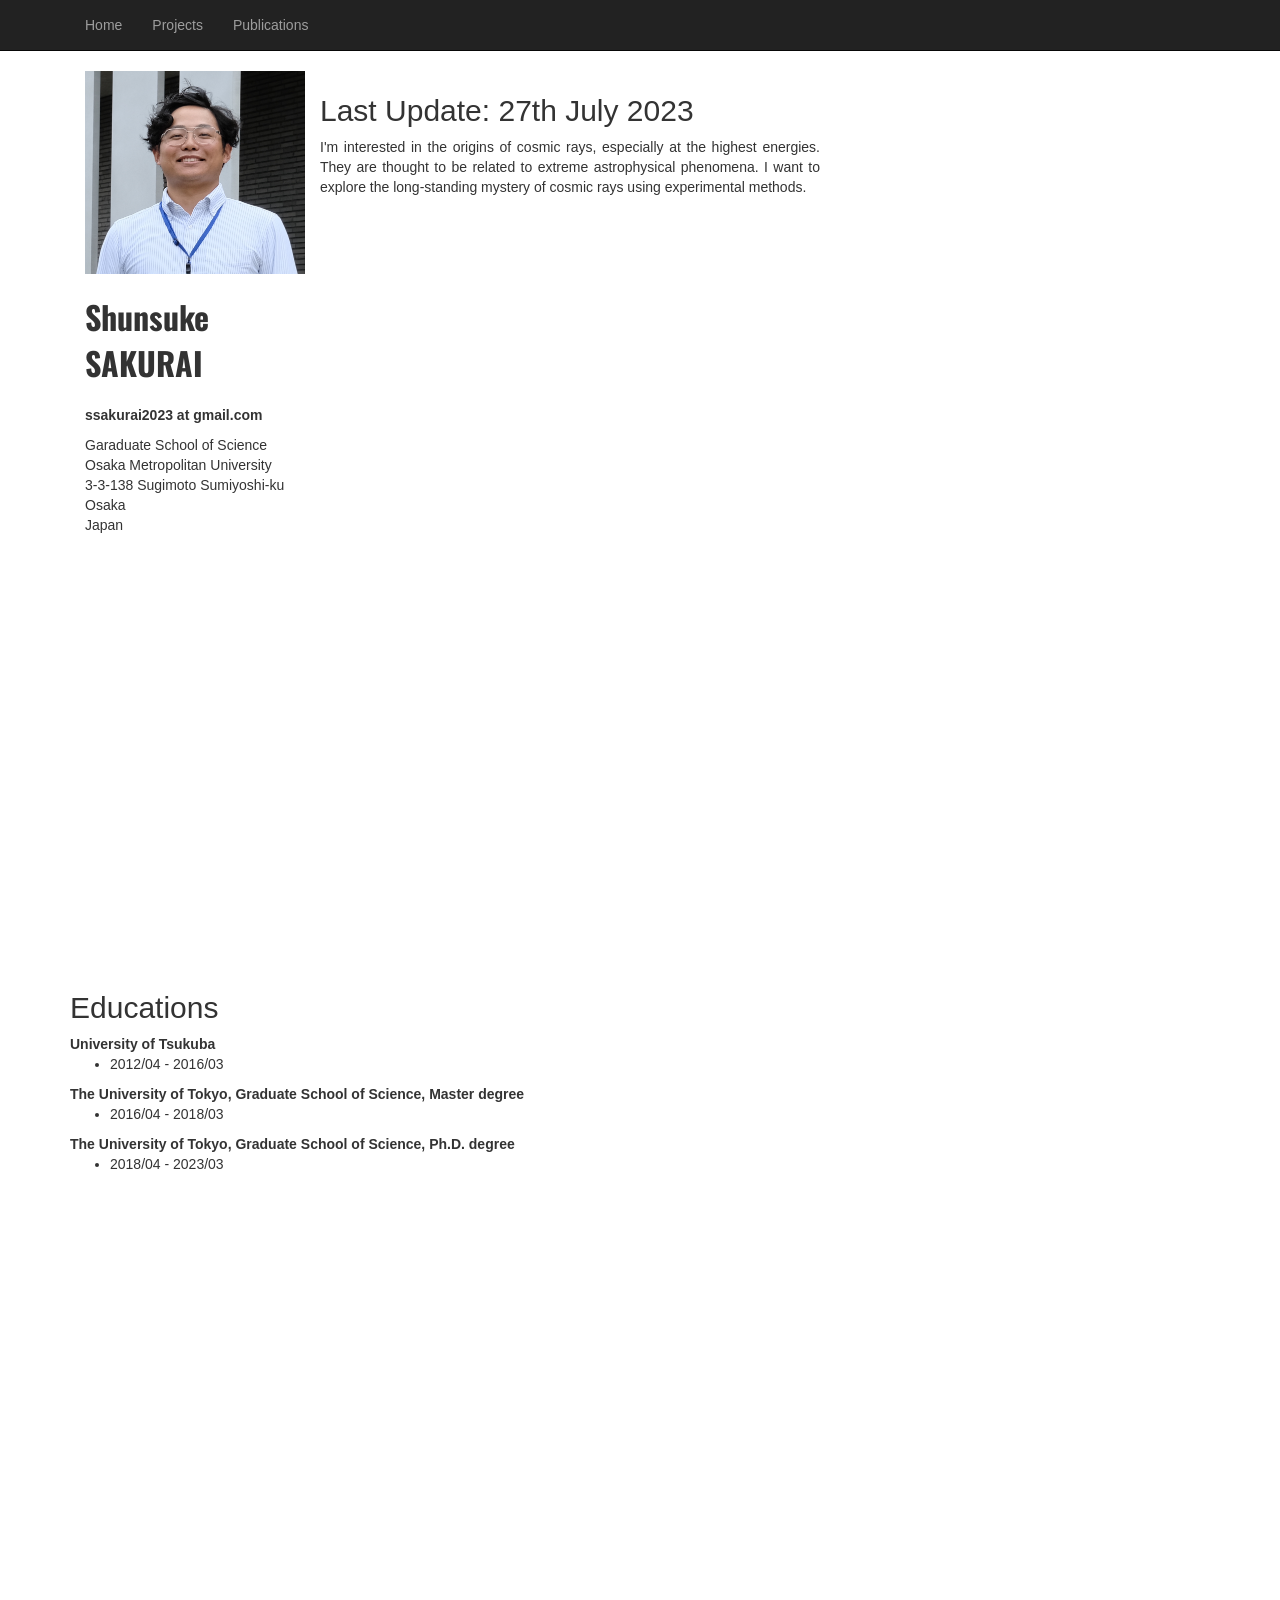
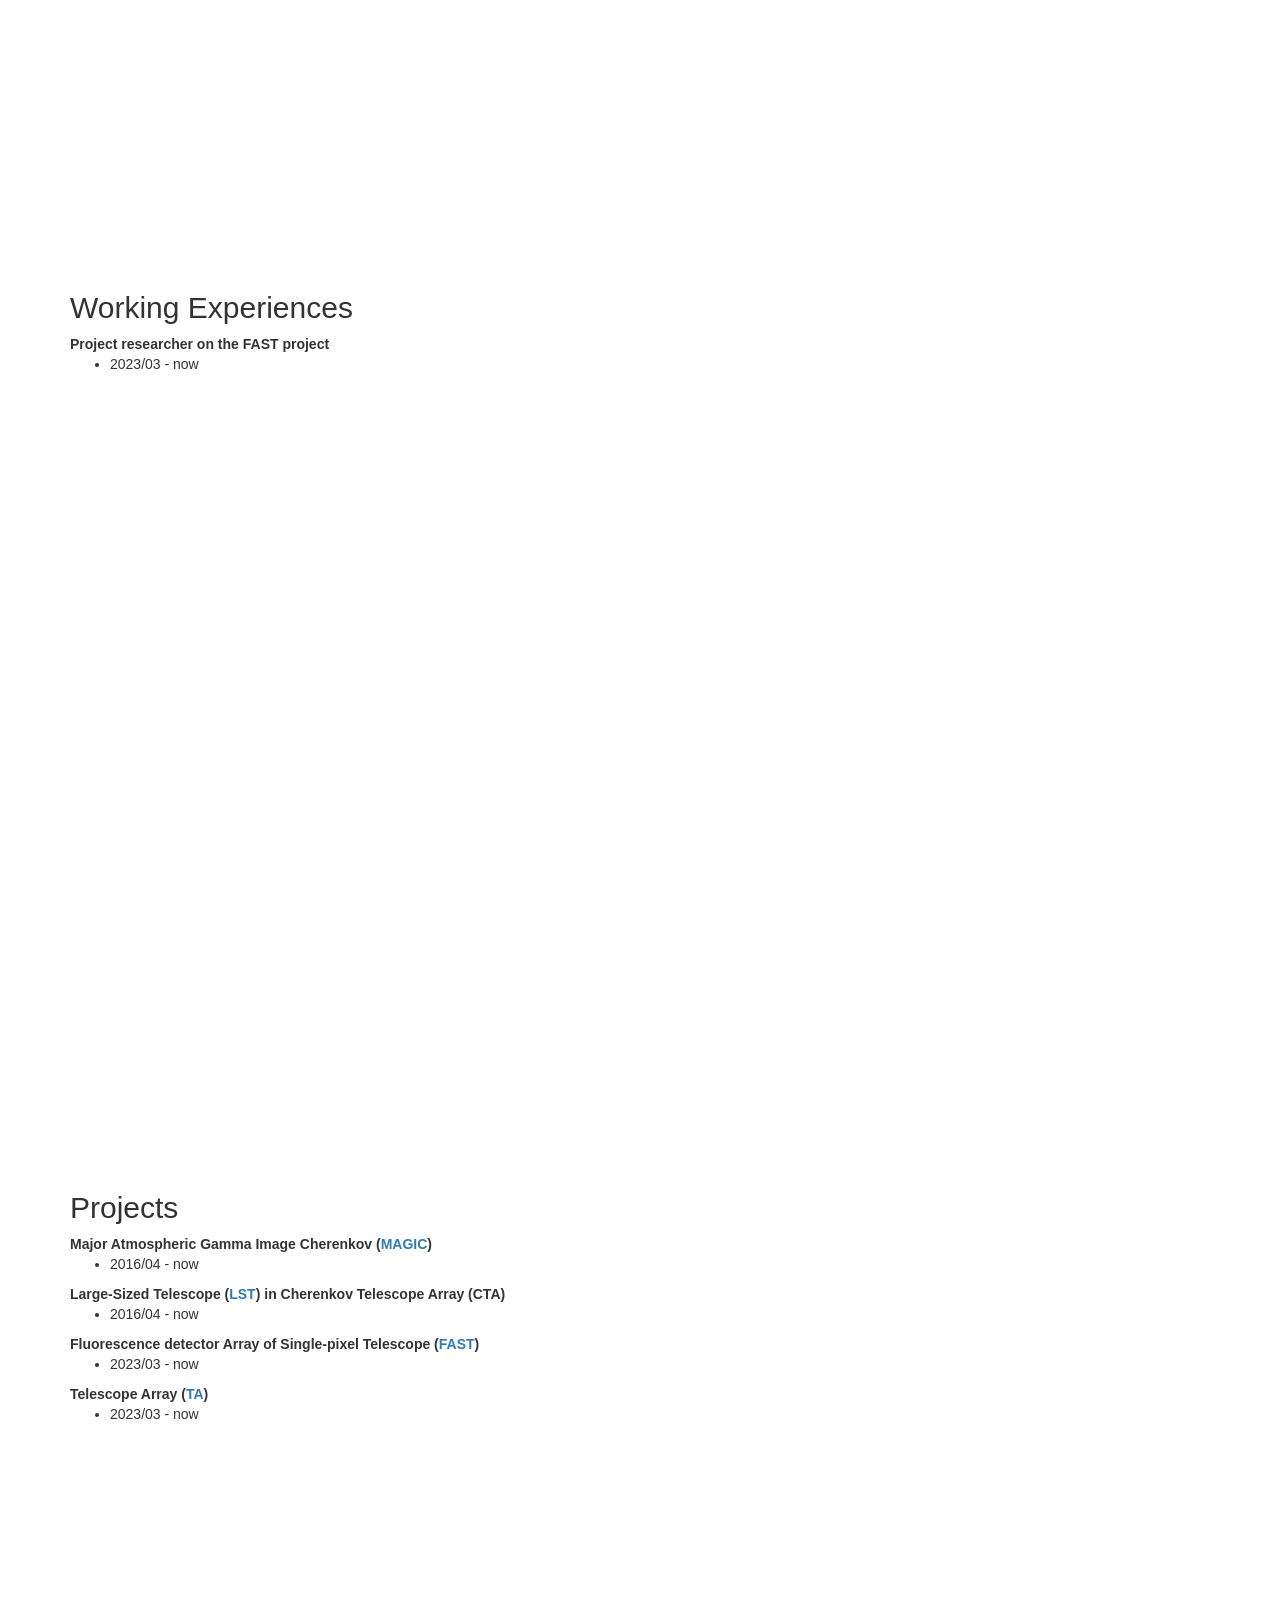
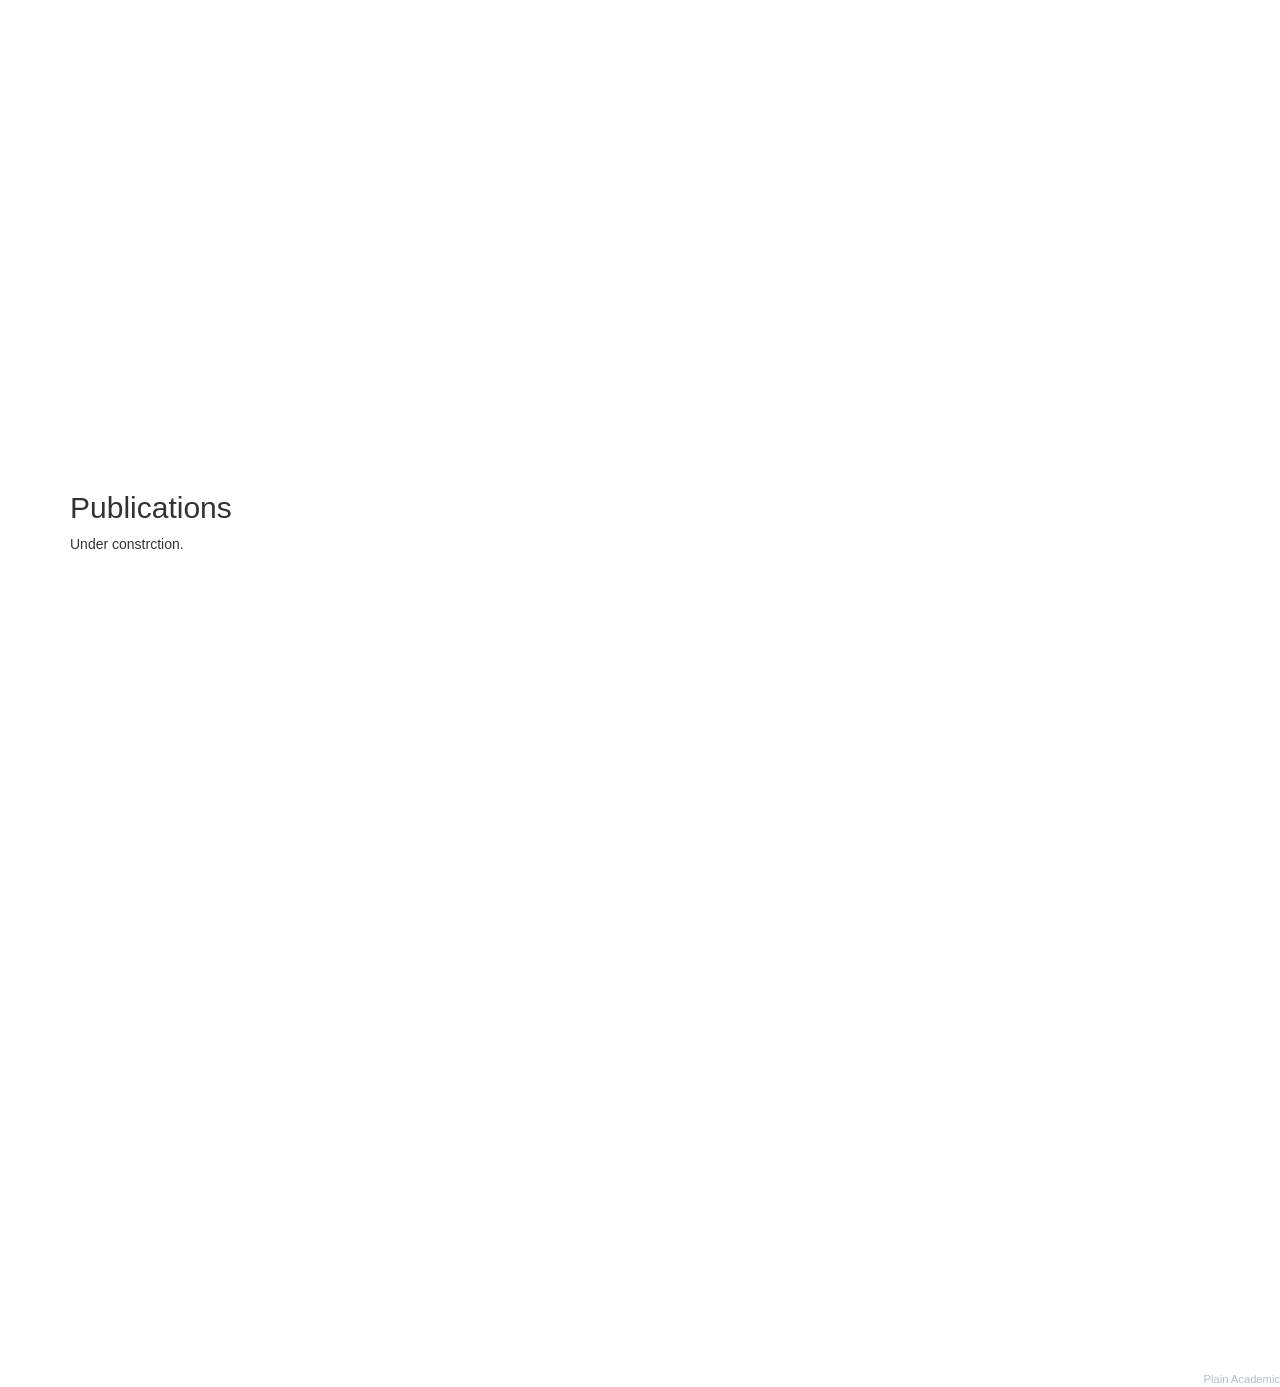
<file: index.html>
<!-- <!DOCTYPE html>

<head>
  Shunsuke SAKURAI
  Project Researcher at Osaka Metlopolitan University
  email: ssakurai2023@gmail.com
</head>

<body>
  <h1>Education</h1>
  <list>Tsukuba university: 2012/04-2016/03</list>
  <list>University of Tokyo: 2016/04-2018/03</list>
  <list>University of Tokyo: 2018/04-2023/03</list>
  <h1>Work Experience</h1>
  <list>Project researcher 2023/03-</list>
  <h1>Projects</h1>
  <list>MAGIC collaboration</list>
  <list>Cherenkov Telescope Array</list>
  <list>Telescope Array</list>
  <list>Fluorescence detector Array of Single-pixel Telescopes (FAST)</list>
  Updated on 23th Jul. 2023
</body>

</html>

-->
<!DOCTYPE html>
<!--
    Plain-Academic by Vasilios Mavroudis
    Released under the Simplified BSD License/FreeBSD (2-clause) License.
    https://github.com/mavroudisv/plain-academic
-->

<html lang="en">

<head>
  <title>Shunsuke SAKURAI</title>
  <meta charset="utf-8">
  <meta name="viewport" content="width=device-width, initial-scale=1">
  <link rel="stylesheet" href="https://maxcdn.bootstrapcdn.com/bootstrap/3.3.6/css/bootstrap.min.css">
  <script src="https://ajax.googleapis.com/ajax/libs/jquery/1.12.0/jquery.min.js"></script>
  <script src="https://maxcdn.bootstrapcdn.com/bootstrap/3.3.6/js/bootstrap.min.js"></script>
  <link href='https://fonts.googleapis.com/css?family=Oswald:700' rel='stylesheet' type='text/css'>
</head>

<body>


  <!-- Navigation -->
  <nav class="navbar navbar-inverse navbar-static-top" role="navigation">
    <div class="container">
      <div class="navbar-header">
        <button type="button" class="navbar-toggle collapsed" data-toggle="collapse"
          data-target="#bs-example-navbar-collapse-1">
          <span class="sr-only">Toggle navigation</span>
          <span class="icon-bar"></span>
          <span class="icon-bar"></span>
          <span class="icon-bar"></span>
        </button>
      </div>

      <!-- Collect the nav links, forms, and other content for toggling -->
      <div class="collapse navbar-collapse" id="bs-example-navbar-collapse-1">
        <ul class="nav navbar-nav">
          <li><a href="index.html">Home</a></li>
          <li><a href="#projects">Projects</a></li>
          <li><a href="#publications">Publications</a></li>
          <!-- <li><a href="#">CV</a></li> -->
        </ul>
      </div>
    </div>
  </nav>

  <!-- Page Content -->
  <div class="container">

    <div class="row">

      <!-- Entries Column -->
      <div class="col-md-8" style="height: 100vh;">

      <!-- Contact Info on the Sidebar -->
      <div class="col-md-4">
        <img class="img-responsive" src="Img/photo.JPG" alt=""><br>
        <div style="font-family: 'Oswald', sans-serif; font-size: 32px;"><b>Shunsuke SAKURAI</b></div><br>
        <p><b>ssakurai2023 at gmail.com</b><br>
        <p>Garaduate School of Science<br>
          Osaka Metropolitan University<br>
          3-3-138 Sugimoto Sumiyoshi-ku<br>
          Osaka <br>
          Japan<br>
        </p>
      </div>

        <!-- Main Image -->
       <!-- <img class="img-responsive" src="photo.gif" alt=""><br>-->

        <div style="margin-top:3%; text-align:justify;">
          <h2>Last Update: 27th July 2023</h2>

          <p>I'm interested in the origins of cosmic rays, especially at the highest energies.
            They are thought to be related to extreme astrophysical phenomena.
            I want to explore the long-standing mystery of cosmic rays using experimental methods.</p>
        </div>
      </div>




      <!-- Links on the Sidebar -->
      <!--
            <div class="col-md-4" style="margin-top:2%">
              <dd><a href="#">Google Scholar</a></dd> 
              <dd><a href="#">Twitter</a></dd>
              <dd><a href="#">LinkedIn</a></dd>
            </div>
            -->
      <div class="col-md-8" style="height: 100vh;">
        <h2 id="educations">Educations</h2>

        <strong>University of Tsukuba</strong><br />
        <ul>
          <li class="paper" words="add, your, keywords, here"> 2012/04 - 2016/03</li>
        </ul>
        <strong>The University of Tokyo, Graduate School of Science, Master degree</strong><br />
        <ul>
          <li class="paper" words="add, your, keywords, here"> 2016/04 - 2018/03</li>
        </ul>
        <strong>The University of Tokyo, Graduate School of Science, Ph.D. degree</strong><br />
        <ul>
          <li class="paper" words="add, your, keywords, here"> 2018/04 - 2023/03</li>
        </ul>


      </div>

      <div class="col-md-8" style="height: 100vh;">
        <h2 id="works">Working Experiences</h2>

        <strong>Project researcher on the FAST project</strong><br />
        <ul>
          <li class="paper" words="add, your, keywords, here"> 2023/03 - now</li>



      </div>

      <!-- Projects -->
      <div class="col-md-8" style="height: 100vh;">
        <h2 id="projects">Projects</h2>

        <strong>Major Atmospheric Gamma Image Cherenkov (<a href="https://magic.mpp.mpg.de">MAGIC</a>)</strong><br />
        <ul>
          <li class="paper" words="add, your, keywords, here">2016/04 - now</li>
          </li>
        </ul>
        <strong>Large-Sized Telescope (<a
          href="https://www.cta-observatory.org/project/technology/lst/">LST</a>) in Cherenkov Telescope Array (CTA) </strong><br />
        <ul>
          <li class="paper" words="add, your, keywords, here">2016/04 - now</li>
        </ul>
        <strong>Fluorescence detector Array of Single-pixel Telescope (<a href="https://www.fast-project.org">FAST</a>)</strong><br />
        <ul>
          <li class="paper" words="add, your, keywords, here">2023/03
            - now</li>
        </ul>
        <strong>Telescope Array (<a href="http://www.telescopearray.org">TA</a>)</strong><br />
        <ul>
          <li class="paper" words="add, your, keywords, here">
            2023/03 - now</li>
        </ul>

      </div>


      <!-- Publications -->
      <div class="col-md-8" style="height: 100vh;">
        <h2 id="publications">Publications</h2>
        Under constrction.
        <!--
                <strong>Peer-reviewed</strong><br/>
                <ul>
                <li class="paper" words="add, your, keywords, here"><a href="#">Full title</a> Names of the authors</li>
                </ul>
            
                <strong>Technical Reports</strong><br/>
                <ul>
                <li class="paper" words="add, your, keywords, here"><a href="#">Full title</a>. Details of the report</li>
                </ul>
		    -->
      </div>


    </div>


  </div>
  <!-- /.container -->

  <!-- Other people may like it too! -->
  <a style="color:#b5bec9;font-size:0.8em; float:right;" href="https://github.com/mavroudisv/plain-academic">Plain
    Academic</a>

</body>

</html>
</file>
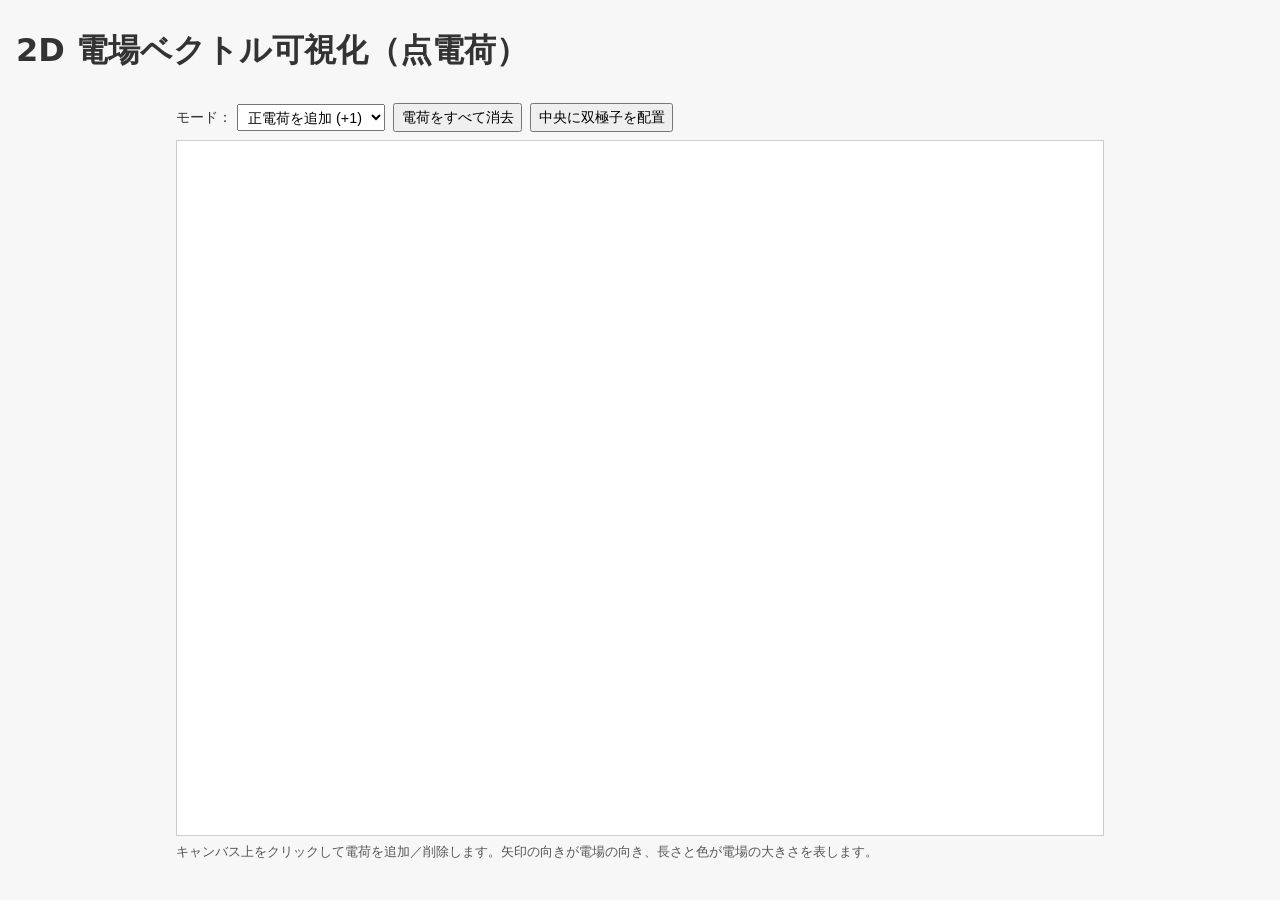
<file: index_test_phys.html>
<!DOCTYPE html>
<html lang="ja">
<head>
  <meta charset="UTF-8">
  <title>2D 電場ベクトル可視化（点電荷）</title>
  <meta name="viewport" content="width=device-width, initial-scale=1.0">
  <style>
    :root {
      color-scheme: light;
      --bg: #f7f7f7;
      --border: #ccc;
      --text: #333;
    }
    * { box-sizing: border-box; }
    body {
      margin: 0;
      font-family: system-ui, -apple-system, BlinkMacSystemFont, "Helvetica Neue", Arial, sans-serif;
      background: var(--bg);
      color: var(--text);
    }
    header {
      padding: 0.5rem 1rem;
    }
    main {
      padding: 0 1rem 1rem;
      max-width: 960px;
      margin: 0 auto;
    }
    #controls {
      margin-bottom: 0.5rem;
      display: flex;
      flex-wrap: wrap;
      gap: 0.5rem;
      align-items: center;
      font-size: 0.9rem;
    }
    #controls select,
    #controls button {
      font-size: 0.9rem;
      padding: 0.2rem 0.4rem;
    }
    #canvas-wrapper {
      border: 1px solid var(--border);
      background: #fff;
      position: relative;
      width: 100%;
      aspect-ratio: 4 / 3;
    }
    #field-canvas {
      width: 100%;
      height: 100%;
      display: block;
    }
    footer {
      font-size: 0.8rem;
      padding: 0.5rem 0;
      color: #555;
    }
  </style>
</head>
<body>
  <header>
    <h1>2D 電場ベクトル可視化（点電荷）</h1>
  </header>
  <main>
    <section id="controls">
      <label>
        モード：
        <select id="mode-select">
          <option value="add-positive">正電荷を追加 (+1)</option>
          <option value="add-negative">負電荷を追加 (-1)</option>
          <option value="delete">電荷を削除</option>
        </select>
      </label>
      <button id="clear-btn">電荷をすべて消去</button>
      <button id="dipole-btn">中央に双極子を配置</button>
    </section>

    <section id="canvas-wrapper">
      <canvas id="field-canvas"></canvas>
    </section>

    <footer>
      キャンバス上をクリックして電荷を追加／削除します。矢印の向きが電場の向き、長さと色が電場の大きさを表します。
    </footer>
  </main>

  <script>
    // ===== DOM 取得 =====
    const canvas = document.getElementById("field-canvas");
    const wrapper = document.getElementById("canvas-wrapper");
    const modeSelect = document.getElementById("mode-select");
    const clearBtn = document.getElementById("clear-btn");
    const dipoleBtn = document.getElementById("dipole-btn");

    // ===== 状態 =====
    const charges = []; // {x, y, q}  canvas 座標, q=+1/-1

    // ===== Canvas 初期化 =====
    const ctx = canvas.getContext("2d");
    let width = 0;
    let height = 0;

    function resizeCanvas() {
      // wrapper の表示サイズに合わせてキャンバスを調整
      const rect = wrapper.getBoundingClientRect();
      width = rect.width;
      height = rect.height;
      const dpr = window.devicePixelRatio || 1;
      canvas.width = width * dpr;
      canvas.height = height * dpr;
      ctx.setTransform(dpr, 0, 0, dpr, 0, 0);
      draw();
    }

    window.addEventListener("resize", resizeCanvas);
    resizeCanvas();

    // ===== 電場計算 =====
    function computeFieldAt(x, y) {
      let Ex = 0;
      let Ey = 0;
      const soft = 10; // r=0での発散緩和

      for (const c of charges) {
        const dx = x - c.x;
        const dy = y - c.y;
        const r2 = dx*dx + dy*dy + soft*soft;
        const r = Math.sqrt(r2);
        const factor = c.q / (r2 * r); // ~ q * r / r^3
        Ex += factor * dx;
        Ey += factor * dy;
      }
      return { Ex, Ey };
    }

    // ===== 描画メイン =====
    function draw() {
      ctx.clearRect(0, 0, width, height);

      drawField();
      drawCharges();
    }

    function drawField() {
      const gridStep = 40; // 矢印の間隔
      const samples = [];
      let maxE = 0;

      // サンプル点で電場を計算して最大値を調べる
      for (let y = gridStep / 2; y < height; y += gridStep) {
        for (let x = gridStep / 2; x < width; x += gridStep) {
          const { Ex, Ey } = computeFieldAt(x, y);
          const E = Math.sqrt(Ex*Ex + Ey*Ey);
          maxE = Math.max(maxE, E);
          samples.push({ x, y, Ex, Ey, E });
        }
      }

      if (maxE === 0) return;

      const maxArrowLength = 20;

      for (const s of samples) {
        if (s.E === 0) continue;
        const scale = (s.E / maxE) * maxArrowLength; // ★ 電場に比例
        const ux = (s.Ex / s.E) * scale;
        const uy = (s.Ey / s.E) * scale;

        const t = Math.min(1, s.E / maxE);
        const hue = 240 - 240 * t; // 0..maxE を 青→赤 にマップ
        ctx.strokeStyle = `hsl(${hue}, 100%, 50%)`;

        drawArrow(s.x, s.y, ux, uy);
      }
    }

    function drawArrow(x, y, vx, vy) {
      const len = Math.sqrt(vx*vx + vy*vy);
      if (len < 1e-3) return;
      const angle = Math.atan2(vy, vx);
      const head = 5;

      ctx.save();
      ctx.translate(x, y);
      ctx.rotate(angle);

      ctx.beginPath();
      ctx.moveTo(-len/2, 0);
      ctx.lineTo(len/2, 0);
      ctx.lineTo(len/2 - head, head);
      ctx.moveTo(len/2, 0);
      ctx.lineTo(len/2 - head, -head);
      ctx.stroke();

      ctx.restore();
    }

    function drawCharges() {
      const r = 8;
      for (const c of charges) {
        ctx.beginPath();
        ctx.arc(c.x, c.y, r, 0, Math.PI*2);
        ctx.fillStyle = c.q > 0 ? "red" : "blue";
        ctx.fill();
        ctx.strokeStyle = "#333";
        ctx.stroke();
      }
    }

    // ===== ユーザ操作 =====
    function getCanvasPos(evt) {
      const rect = canvas.getBoundingClientRect();
      const x = evt.clientX - rect.left;
      const y = evt.clientY - rect.top;
      return { x, y };
    }

    canvas.addEventListener("click", (evt) => {
      const { x, y } = getCanvasPos(evt);
      const mode = modeSelect.value;

      if (mode === "add-positive") {
        charges.push({ x, y, q: +1 });
      } else if (mode === "add-negative") {
        charges.push({ x, y, q: -1 });
      } else if (mode === "delete") {
        const threshold2 = 15*15;
        let bestIndex = -1;
        let bestD2 = threshold2;

        charges.forEach((c, i) => {
          const dx = c.x - x;
          const dy = c.y - y;
          const d2 = dx*dx + dy*dy;
          if (d2 < bestD2) {
            bestD2 = d2;
            bestIndex = i;
          }
        });

        if (bestIndex >= 0) {
          charges.splice(bestIndex, 1);
        }
      }
      draw();
    });

    clearBtn.addEventListener("click", () => {
      charges.length = 0;
      draw();
    });

    dipoleBtn.addEventListener("click", () => {
      charges.length = 0;
      const cx = width / 2;
      const cy = height / 2;
      const d = 60;
      charges.push({ x: cx - d, y: cy, q: +1 });
      charges.push({ x: cx + d, y: cy, q: -1 });
      draw();
    });

    // 初回描画
    draw();
  </script>
</body>
</html>
</file>
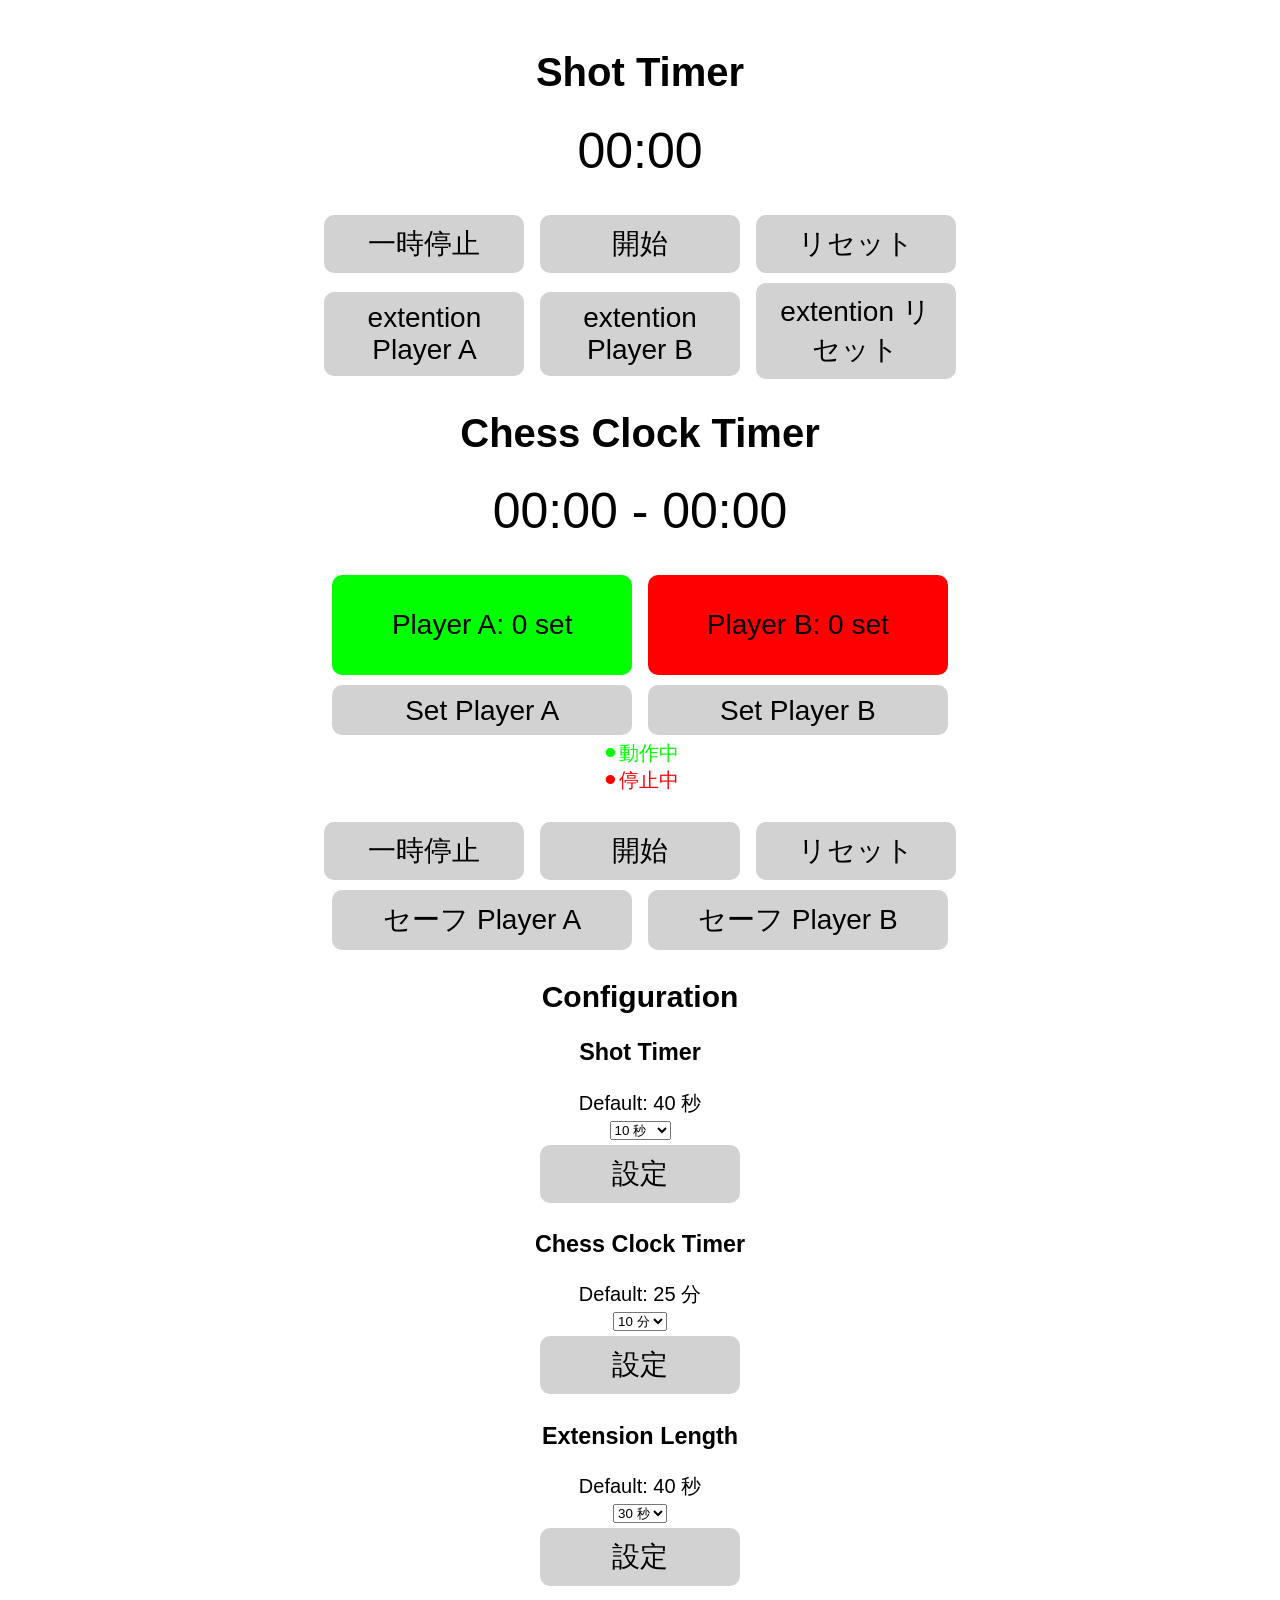
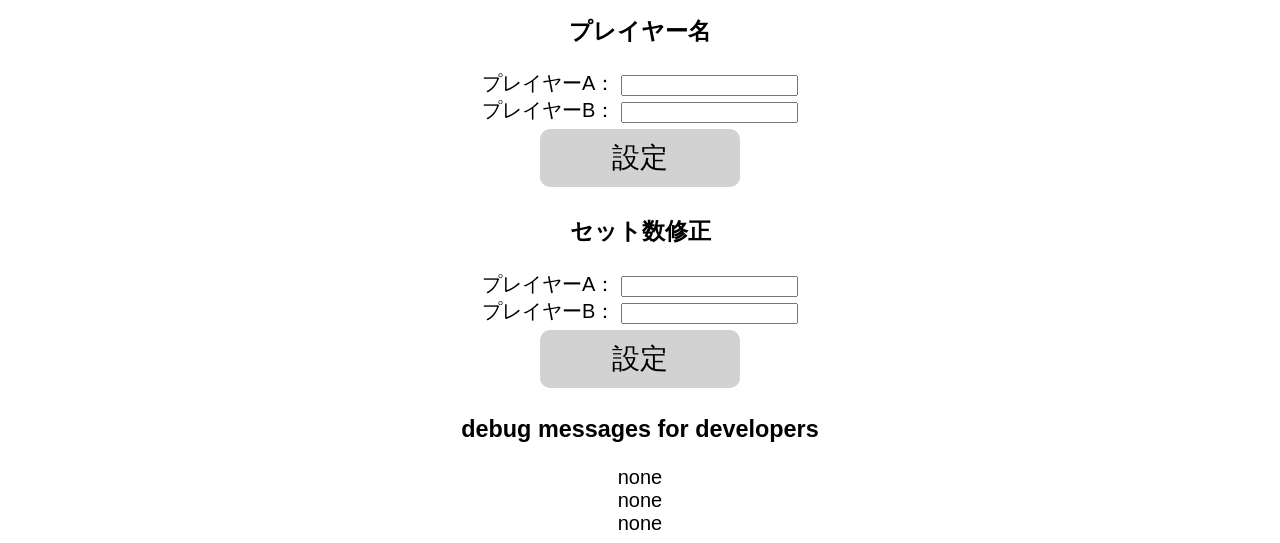
<file: pool-timer.html>
<!DOCTYPE html>
<html lang="en">

<head>
    <meta charset="UTF-8">
    <meta name="viewport"
        content="width=device-width,initial-scale=1.0,minimum-scale=1.0,maximum-scale=1.0,user-scalable=no" />
    <title>便利タイマー</title>
    <style>
        body {
            font-family: Arial, sans-serif;
            text-align: center;
            margin-top: 50px;
            font-size: 20px;
        }

        #app {
            /*text-align: center;*/
        }



        button {
            width: 200px;
            padding: 15px;
            font-size: 50px;
            background-color: rgb(210, 210, 210);
            border-radius: 10px;
            border-width: 0;
            margin-bottom: 30px;
            color: black;
        }

        green-circle {
            text-align: center;
            display: inline-block;
            /* センター寄せ用 */
            background-color: rgb(0, 255, 0);
            /* ベースカラー */
            /* box-shadow: 0 0 3px 3px rgb(224, 255, 211), 3px 3px 5px 3px rgb(200, 255, 0) inset;*/
            /* 外側のカラー・左上のカラー */
            height: 10px;
            /* 円の大きさ */
            width: 10px;
            /* 円の大きさ */
            border-radius: 50%;
            /* まるみ */
            /* 以下はそろえるだけの為のmargin 
            margin-right: 10px;
            margin-bottom: 5px;
            margin-top: 2px;*/
        }

        yellow-circle {
            display: inline-block;
            background-color: rgb(255, 230, 0);
            box-shadow: 0 0 3px 3px rgb(251, 255, 199), 3px 3px 5px 3px rgb(244, 255, 93) inset;
            height: 20px;
            width: 20px;
            border-radius: 50%;
            margin-right: 10px;
            margin-bottom: 5px;
            margin-top: 2px;
        }

        red-circle {
            display: inline-block;
            background-color: rgb(255, 0, 0);
            /*box-shadow: 0 0 3px 3px rgb(255, 213, 213), 3px 3px 5px 3px rgb(255, 166, 0) inset;*/
            height: 10px;
            width: 10px;
            border-radius: 50%;
            /*
            margin-right: 10px;
            margin-bottom: 5px;
            margin-top: 2px;*/
        }

        #stime-display {
            font-size: 50px;
            margin-bottom: 30px;
        }

        #cctime-display {
            font-size: 50px;
            margin-bottom: 30px;
        }


        button {
            padding: 10px 20px;
            font-size: 28px;
            margin: 5px;
            cursor: pointer;
        }

        #buttonA {
            height: 100px;
            width: 300px;
        }

        #buttonSA {
            height: 50px;
            width: 300px;
        }

        #buttonFA {
            height: 60px;
            width: 300px;
        }

        #buttonFB {
            height: 60px;
            width: 300px;
        }


        #buttonB {
            height: 100px;
            width: 300px;
        }

        #buttonSB {
            height: 50px;
            width: 300px;
        }
    </style>
    <script>
        //関数をまたいで操作したい変数はここで定義しておく。
        let stimer = null;
        let stlength = 0;
        let stlength_use = 0;
        let stlength_set = null;
        const stlength_default = 40;
        const startCounting = 10.2;
        let cctimer_A = null;
        let cctimer_B = null;
        let isAextended = false;
        let isBextended = false;
        let isAsafed = false;
        let isBsafed = false;
        let nameA = "Player A";
        let nameB = "Player B";
        let nsetA = 0;
        let nsetB = 0;
        let cctlength_A = 0;
        let cctlength_B = 0;
        let cctlength_use = 0;
        let cctlength_set = null;
        let extlength_use = 0;
        let extlength_set = null;
        let isCCworking = false;
        const cctlength_default = 1500;
        const extlength_default = 40;
        let isPlayerA = true;
        let isPlayerB = false;
        let isFirsttime = false;
        //使っていないけど、コメントアウトしないものたち
        let isPaused = true;
        let remainingTime = 40; // 初期時間       
        // for timer
        const repeat_ms = 100; // m second
        const decrement_time = 0.1;// second, basicaly should be identical to repeat_ms
        //let warningInterval; 
        //const warningTime = 10; // 警告音を開始する時間
        // sounds 
        // ピン！
        let isCalling = false;
        const startSound = new Audio('./sound/test_sound_03.mp3');
        // ポン
        const pauseSound = new Audio('./sound/test_sound_02.mp3');
        const countSound = new Audio('./sound/countdown.mp3');
        // カチャ
        const clearSound = new Audio('./sound/pause.mp3');

        function executeTimer() {
            //タイマーの重複起動を防ぐ
            mute_count_only_once();
            if (stimer == null) {
                //設定から秒数の変更があった場合。設定させる。
                if (stlength_set != null) {
                    stlength_use = stlength_set;
                }
                //タイマー終了後か、初回起動時に秒数を初期化。
                //この処理により、再開時には秒数の変更がおきないはず。
                if (stlength <= 0) {
                    stlength = stlength_use;
                }
                //押したときの音声の再生！！
                play(startSound);
                //繰り返し実行部。
                //関数として内部操作を定義してしまうと使えない？
                stimer = setInterval((diff) => {
                    //残り秒数が0より大きい場合に動作　マイナス1までで問題ある？
                    if (stlength > -0.5
                    ) {
                        stlength -= diff;
                        document.getElementById('stime-display').innerText = `${showTime(stlength)}`;
                        //document.getElementById('stime-display').innerText = `Current timer: ${stimer}, now: ${roundTime(stlength)}`;
                    } else {
                        clearInterval(stimer);
                        //能動的にタイマー変数をリセットする。
                        stimer = null;
                        countSound.pause();
                        countSound.currentTime = 0;
                        isCalling = false;
                    }
                    if (stlength <= 10.2 && isCalling != true && stlength > 0) {
                        //coundSound.load();
                        countSound.play();
                        isCalling = true;
                    }
                }, repeat_ms, decrement_time);
                //isPaused = false;
            }
        }

        function executeTimers() {
            mute_count_only_once();
            if (cctimer_A == null || cctimer_B == null) {
                if (cctlength_set != null) {
                    cctlength_use = cctlength_set;
                }
                if (cctlength_A <= 0) {
                    cctlength_A = cctlength_use;
                }
                if (cctlength_B <= 0) {
                    cctlength_B = cctlength_use;
                }
                //押したときの音声の再生！！
                play(startSound);
                isCCworking = true;
                cctimer_A = setInterval((diff) => {
                    //残り秒数が0より大きい場合に動作
                    if (cctlength_A > 0) {
                        if (isPlayerA == true) {
                            cctlength_A -= diff;
                        }
                        document.getElementById('cctime-display').innerText = `${showTime(cctlength_A)} - ${showTime(cctlength_B)}`;
                        //document.getElementById('stime-display').innerText = `Current timer: ${stimer}, now: ${roundTime(stlength)}`;
                    } else {
                        clearInterval(cctimer_A);
                        //能動的にタイマー変数をリセットする。
                        cctimer_A = null;
                    }
                }, repeat_ms, decrement_time);
                cctimer_B = setInterval((diff) => {
                    //残り秒数が0より大きい場合に動作
                    if (cctlength_B > 0) {
                        if (isPlayerB == true) {
                            cctlength_B -= diff;
                        }
                        document.getElementById('cctime-display').innerText = `${showTime(cctlength_A)} - ${showTime(cctlength_B)}`;
                        //document.getElementById('stime-display').innerText = `Current timer: ${stimer}, now: ${roundTime(stlength)}`;
                    } else {
                        clearInterval(cctimer_B);
                        //能動的にタイマー変数をリセットする。
                        cctimer_B = null;
                    }
                }, repeat_ms, decrement_time);
            }
        }


        function disableA() {

            //押したときの音声の再生！！
            mute_count_only_once();
            play(pauseSound);
            isPlayerA = false;
            isPlayerB = true;
            document.getElementById("buttonA").style.background = "#ff0000";
            document.getElementById("buttonB").style.background = "#00ff00";
            if (cctimer_A != null) {
                clearIntercal(cctimer_A);
                cctimer_A = null;
            }
            if (cctimer_B == null && isCCworking == true) {
                executeTimers()
            }
        }

        function disableB() {
            //押したときの音声の再生！！
            mute_count_only_once();
            play(pauseSound);
            isPlayerB = false;
            isPlayerA = true;
            document.getElementById("buttonB").style.background = "#ff0000";
            document.getElementById("buttonA").style.background = "#00ff00";
            if (cctimer_B != null) {
                clearIntercal(cctimer_B);
                cctimer_B = null;
            }
            if (cctimer_A == null && isCCworking == true) {
                executeTimers()
            }
        }


        function clearTimerA() {
            //タイマーが存在するときにだけ動作
            if (cctimer_A != null) {
                //動作の停止
                clearInterval(cctimer_A);
                //タイマーのリセット。停止後もタイマーは残り続けている。
                cctimer_A = null;
                //タイマーをリセットしたので秒数も初期化。初回起動時と区別するために-1。
                cctlength_A = -1;
                //リセットしたことを明らかにするため0を表示。
                document.getElementById('cctime-display').innerText = `${showTime(cctlength_A)} - ${showTime(cctlength_B)}`;
            } else { //一時停止状態で新しくタイマーを始めたい場合を想定。一時停止時にタイマーはリセットされているので、残り時間だけ操作。
                //押したときの音声の再生！！
                cctlength_A = -1;
                document.getElementById('cctime-display').innerText = `${showTime(cctlength_A)} - ${showTime(cctlength_B)}`;
            }
        }

        function clearTimerB() {
            //タイマーが存在するときにだけ動作
            if (cctimer_B != null) {
                //動作の停止
                clearInterval(cctimer_B);
                //タイマーのリセット。停止後もタイマーは残り続けている。
                cctimer_B = null;
                //タイマーをリセットしたので秒数も初期化。初回起動時と区別するために-1。
                cctlength_B = -1;
                //リセットしたことを明らかにするため0を表示。
                document.getElementById('cctime-display').innerText = `${showTime(cctlength_A)} - ${showTime(cctlength_B)}`;
            } else { //一時停止状態で新しくタイマーを始めたい場合を想定。一時停止時にタイマーはリセットされているので、残り時間だけ操作。
                //押したときの音声の再生！！
                cctlength_B = -1;
                document.getElementById('cctime-display').innerText = `${showTime(cctlength_A)} - ${showTime(cctlength_B)}`;
            }
        }

        function clearTimers() {
            //押したときの音声の再生！！
            mute_count_only_once();
            play(clearSound)
            clearTimerA()
            clearTimerB()
        }

        //OK
        function clearTimer() {
            //タイマーが存在するときにだけ動作
            mute_count_only_once();
            if (stimer != null) {
                //操作するタイマーを表示
                document.getElementById('stime-debug').innerText = `Existing timer will be removed: ${stimer}`;
                //押したときの音声の再生！！
                play(clearSound)
                //動作の停止
                clearInterval(stimer);
                //タイマーのリセット。停止後もタイマーは残り続けている。
                stimer = null;
                //タイマーをリセットしたので秒数も初期化。初回起動時と区別するために-1。
                stlength = -1;
                //リセットしたことを明らかにするため0を表示。
                document.getElementById('stime-display').innerText = `${showTime(stlength)}`;
                if (isCalling == true) {
                    countSound.pause();
                    countSound.currentTime = 0;
                    isCalling = false;
                }
            } else { //一時停止状態で新しくタイマーを始めたい場合を想定。一時停止時にタイマーはリセットされているので、残り時間だけ操作。
                //押したときの音声の再生！！
                play(clearSound)
                stlength = -1;
                document.getElementById('stime-display').innerText = `${showTime(stlength)}`;
                //if (isCalling == true) {
                countSound.pause();
                countSound.currentTime = 0;
                isCalling = false;
                //}
            }
        }


        function pauseSTimerA() {
            if (cctimer_A != null) {
                clearInterval(cctimer_A);
                cctimer_A = null;
                isCCworking = false;
            }
        }

        function pauseSTimerB() {
            if (cctimer_B != null) {
                clearInterval(cctimer_B);
                cctimer_B = null;
                isCCworking = false;
            }
        }

        function pauseSTimers() {
            //押したときの音声の再生！！
            mute_count_only_once();
            play(pauseSound);
            pauseSTimerA();
            pauseSTimerB();
        }




        function pauseSTimer() {
            mute_count_only_once();
            if (stimer != null) {
                //押したときの音声の再生！！
                play(pauseSound);
                document.getElementById('stime-debug').innerText = `Existing timer will be stopped: ${stimer}`;
                //isPaused = true;
                clearInterval(stimer);
                stimer = null;
                if (isCalling == true) {
                    countSound.pause();
                    isCalling = false;
                }
                //countSound.pause();
                //pauseSound.pray();
                //cument.getElementById('stime-debug').innerText = `${stimer} s, ${isPaused} ss`;
            }
        }

        function mute_count_only_once() {
            if (isFirsttime == false) {
                isFirsttime = true;
                countSound.mute = true;
                countSound.play();
                setTimeout(() => {
                    countSound.pause();
                    countSound.currentTime = 0;
                }, 50);
                countSound.mute = false;
            }
        }

        function extentA() {
            if (isAextended == false) {
                stlength = stlength + Number(extlength_use);
                //document.getElementById("extime-debug").innerText = `${extlength_use}`;
                document.getElementById("exbuttonA").style.background = "#888888";
                isAextended = true;
                countSound.pause();
                countSound.currentTime = 0;
                isCalling = false;
            }
        }

        function safeA() {
            if (isAsafed == false) {
                //stlength = stlength + Number(extlength_use);
                //document.getElementById("extime-debug").innerText = `${extlength_use}`;
                document.getElementById("buttonFA").style.background = "#888888";
                isAsafed = true;
                //countSound.pause();
                //countSound.currentTime = 0;
                //isCalling = false;
            } else if (isAsafed == true) {
                document.getElementById("buttonFA").style.background = "#d2d2d2";
                isAsafed = false;
            } else {

            }
        }

        function setA() {
            nsetA = nsetA + 1;
            document.getElementById("buttonA").innerText = `${nameA}: ${nsetA} set`;
        }


        function setB() {
            nsetB = nsetB + 1;
            document.getElementById("buttonB").innerText = `${nameB}: ${nsetB} set`;
        }
        function safeB() {
            if (isBsafed == false) {
                //stlength = stlength + Number(extlength_use);
                //document.getElementById("extime-debug").innerText = `${extlength_use}`;
                document.getElementById("buttonFB").style.background = "#888888";
                isBsafed = true;
                //countSound.pause();
                //countSound.currentTime = 0;
                //isCalling = false;
            } else if (isBsafed == true) {
                document.getElementById("buttonFB").style.background = "#d2d2d2";
                isBsafed = false;
            } else {

            }
        }

        function extentB() {
            if (isBextended == false) {
                stlength = stlength + Number(extlength_use);
                document.getElementById("exbuttonB").style.background = "#888888";
                isBextended = true;
                countSound.pause();
                countSound.currentTime = 0;
                isCalling = false;

            }

        }

        function getSets(){
            nsetA = Number(document.getElementById('csetA').value);
            nsetB = Number(document.getElementById('csetB').value);
            document.getElementById('buttonA').innerText = `${nameA}: ${nsetA} set`;
            document.getElementById('buttonB').innerText = `${nameB}: ${nsetB} set`;
        }

        function getNames() {
            mute_count_only_once();
            nameA = document.getElementById('nameA').value;
            nameB = document.getElementById('nameB').value;
            document.getElementById('buttonA').innerText = `${nameA}: ${nsetA} set`;
            document.getElementById('buttonB').innerText = `${nameB}: ${nsetB} set`;
            document.getElementById('buttonSA').innerText = `Set ${nameA}`;
            document.getElementById('buttonSB').innerText = `Set ${nameB}`;
            document.getElementById('buttonFA').innerText = `セーフ ${nameA}`;
            document.getElementById('buttonFB').innerText = `セーフ ${nameB}`;
            document.getElementById('exbuttonA').innerText = `extension ${nameA}`;
            document.getElementById('exbuttonB').innerText = `extension ${nameB}`;
        }

        function extentReset() {
            isAextended = false;
            isBextended = false;
            play(clearSound)
            document.getElementById("exbuttonA").style.background = "rgb(210,210,210)";
            document.getElementById("exbuttonB").style.background = "rgb(210,210,210)";
        }

        //デバッグ用
        function playCount() {
            //document.getElementById('stime-debug').innerText = `Step1: ${countSound.currentTime} s`; 
            if (countSound.currentTime > 0) {
                countSound.pause();
                document.getElementById('stime-debug').innerText = `Step2: ${countSound.currentTime} s`;
                countSound.currentTime = 0;
                countSound.play();

            } else {
                countSound.play();
                document.getElementById('stime-debug').innerText = `Step3: ${countSound.currentTime} s`;
            }
        }

        //短い音声ファイルの再生用
        function play(sound) {
            //一時停止されていなければ。一旦止めて再度再生。
            if (!sound.paused) {
                sound.pause();
                sound.currentTime = 0;
            }
            sound.play();
        }


        //時刻表示用
        function showTime(time) {
            if (time < 60 && time > 0) {
                return `00:${addZero(roundMsec(time))}`
            }
            else if (time <= 0) {
                return '00:00'
            }
            else {
                rem_sec = time % 60
                rem_min = (time - rem_sec) / 60
                return `${addZero(rem_min)}:${addZero(roundMsec(rem_sec))}`
            }
        }


        //10秒未満の時に0を足しているだけ、負の数は事前に省いてほしい。
        function addZero(time) {
            if (time < 10) {
                return `0${time}`
            } else {
                return `${time}`
            }
        }


        //端数切り上げ演算
        function roundMsec(time) {
            rem_msec = time % 1;
            if (rem_msec > 0 && rem_msec < 1) {
                return time - rem_msec + 1
            } else {
                return time - rem_msec
            }
        }
        //executeTimeで置き換えてしまった。
        function startSTimer() {
            //document.getElementById('cctime-debug').innerText = `${timer} s`;
            if (isPaused) {
                //startSound.play(); // 開始音を再生
                isPaused = false;
                timer = setInterval(temp, 100, 0.1);
            }
            //document.getElementById('cctime-debug').innerText = `${timer} s`;
        }

        //内部で実行関数をよんでいるだけなので、いまは使っていない。
        function resumeSTimer() {
            if (isPaused || !timer) {
                //countSound.play(); // 再開音を再生
                // check weather this is correct
                executeTimer();
                isPaused = false;
                document.getElementById('stime-debug').innerText = `${timer} s`;
            } else {
                document.getElementById('stime-debug').innerText = `current timer: ${timer} s`;
            }
        }

        //現在、使用不可。
        function countdown(diff) {
            if (stlength >= 0) {
                // タイマーのリセットまで、指定した時間間隔で、この関数が実行されつづける。調整中
                stlength -= diff;
                document.getElementById('stime-display').innerText = `now: ${stlength} s`;
            } else {
                clearInterval(Timer);
            }
        }

        // for test
        function debugShow() {
            document.getElementById('stime-debug').innerText = `now: ${remainingTime} s`;
        }
        // Configurations 
        function getCCTLength() {
            mute_count_only_once();
            cctlength_set = document.getElementById("cctdrop").value;
            document.getElementById('cct-display').innerText = `Now: ${cctlength_set / 60} 分`;
        }

        function getEXTLength() {
            mute_count_only_once();
            extlength_set = document.getElementById("extdrop").value;
            document.getElementById('ext-display').innerText = `Now: ${extlength_set} s`;
            extlength_use = extlength_set;
        }


        function getSTLength() {
            mute_count_only_once();
            stlength_set = document.getElementById("stdrop").value;
            document.getElementById('st-display').innerText = `Now: ${stlength_set} 秒`;
        }
        // initialization
        window.onload = function () {
            // This overwrites the text. There are innerText, textContent, and innerHTML
            // document.getElementById('time-display').innerText = "Shunsuke";
            cctlength_use = cctlength_default;
            extlength_use = extlength_default;
            stlength_use = stlength_default;
            countSound.load();
            pauseSound.load();
            startSound.load();
            clearSound.load();
            document.getElementById('cct-display').innerText = `Default: ${cctlength_default / 60} 分`;
            document.getElementById('st-display').innerText = `Default: ${stlength_default} 秒`;
            document.getElementById('ext-display').innerText = `Default: ${extlength_default} 秒`;

            document.getElementById("buttonB").style.background = "#ff0000";
            document.getElementById("buttonA").style.background = "#00ff00";
            //countSound.muted = true;
            //setTimeout(() =>{countSound.pause()},10);
            //countSound.muted = false; 

        };
    </script>
</head>

<!-- what people see is the followings-->

<body>

    <h1>Shot Timer</h1>
    <div id="stime-display">00:00</div>
    <!-- button implementations -->
    <!--<button onclick="startSTimer()">開始</button>-->
    <button onclick="pauseSTimer()">一時停止</button>
    <!--<button onclick="resumeSTimer()">再開</button>-->
    <!--<button onclick="playCount()">10 sound</button>-->
    <button onclick="executeTimer()">開始</button>
    <button onclick="clearTimer()">リセット</button>
    <!--<button onclick="debugShow()">表示</button>-->
    <br />
    <button id="exbuttonA" onclick="extentA()">extention Player A</button>
    <button id="exbuttonB" onclick="extentB()">extention Player B</button>
    <button onclick="extentReset()">extention リセット</button>

    <h1>Chess Clock Timer</h1>

    <div id="cctime-display">00:00 - 00:00</div>
    <button id="buttonA" onclick="disableA()">Player A: 0 set</button>
    <button id="buttonB" onclick="disableB()">Player B: 0 set</button>
    <br />
    <button id="buttonSA" onclick="setA()">Set Player A</button>
    <button id="buttonSB" onclick="setB()">Set Player B</button>

    <br />
    <div id="green" style="color: #00ff00;">⚫︎動作中</div>
    <div id="red" style="color: #ff0000;">⚫︎停止中</div>
    <br />
    <button onclick="pauseSTimers()">一時停止
    </button>
    <button onclick="executeTimers()">開始</button>
    <button onclick="clearTimers()">リセット</button>
    <br />
    <button id="buttonFA" onclick="safeA()">セーフ Player A</button>
    <button id="buttonFB" onclick="safeB()">セーフ Player B</button>

    <h2>Configuration</h2>

    <h3>Shot Timer</h3>
    <div id="st-display">none</div>
    <select id="stdrop">
        <option value=10>10 秒</option>
        <option value=12>12 秒</option>
        <option value=30>30 秒</option>
        <option value=40>40 秒</option>
        <option value=45>45 秒</option>
        <option value=50>50 秒</option>
        <option value=70>70 秒</option>
        <option value=200>200 秒</option>
    </select>
    <br />
    <button onclick="getSTLength()">設定</button>

    <h3>Chess Clock Timer</h3>
    <div id="cct-display">none</div>
    <select id="cctdrop">

        <option value=600>10 分</option>
        <option value=720>12 分</option>
        <option value=1200>20 分</option>
        <option value=1500>25 分</option>
    </select>
    <br />
    <button onclick="getCCTLength()">設定</button>

    <h3>Extension Length</h3>
    <div id="ext-display">none</div>
    <select id="extdrop">
        <option value=30>30 秒</option>
        <option value=40>40 秒</option>
        <option value=45>45 秒</option>
        <option value=50>50 秒</option>
    </select>
    <br />
    <button onclick="getEXTLength()">設定</button>

    <h3>プレイヤー名</h3>
    プレイヤーA：
    <input type="text" id="nameA" />
    <br />
    プレイヤーB：
    <input type="text" id="nameB" />
    <br />
    <button onclick="getNames()">設定</button>

        <h3>セット数修正</h3>
    プレイヤーA：
    <input type="text" id="csetA" />
    <br />
    プレイヤーB：
    <input type="text" id="csetB" />
    <br />
    <button onclick="getSets()">設定</button>
    <h3>debug messages for developers</h3>
    <div id="stime-debug">none</div>
    <div id="cctime-debug">none</div>
    <div id="extime-debug">none</div>





</body>

</html>
</file>
